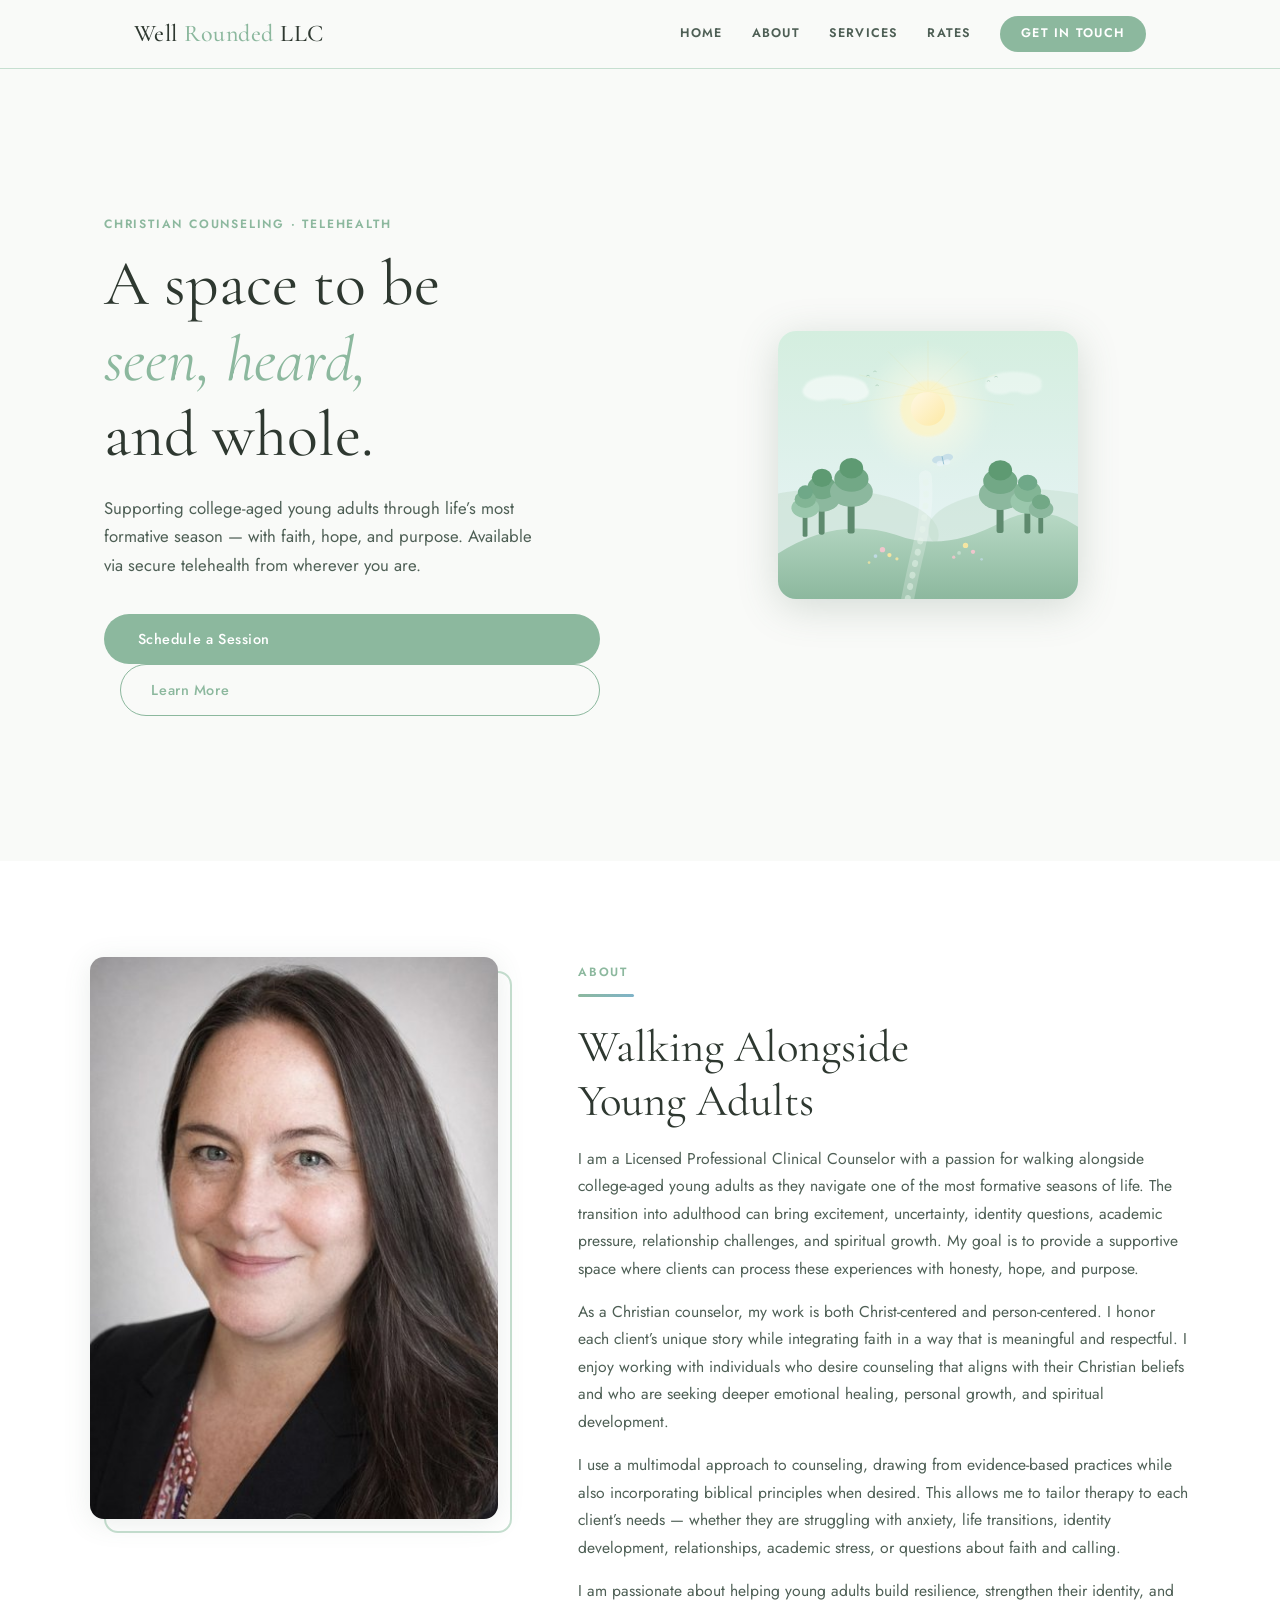
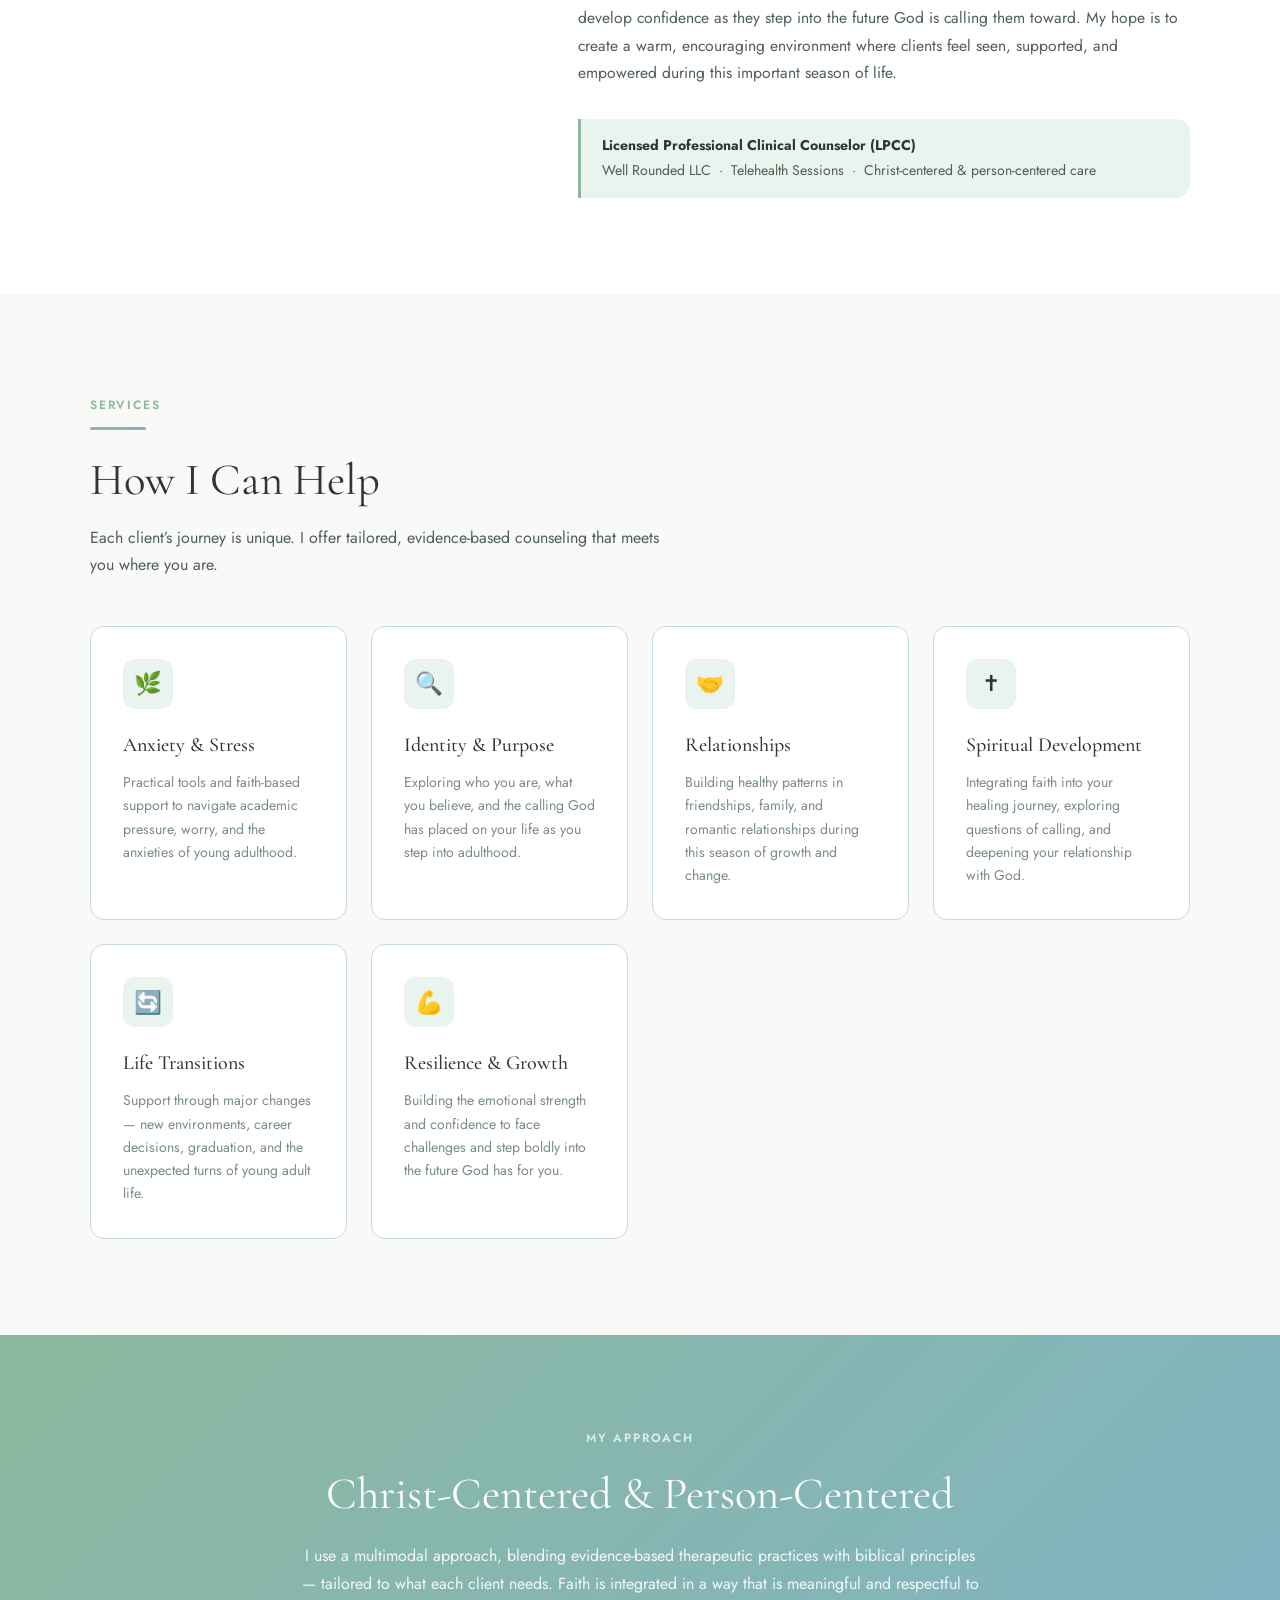
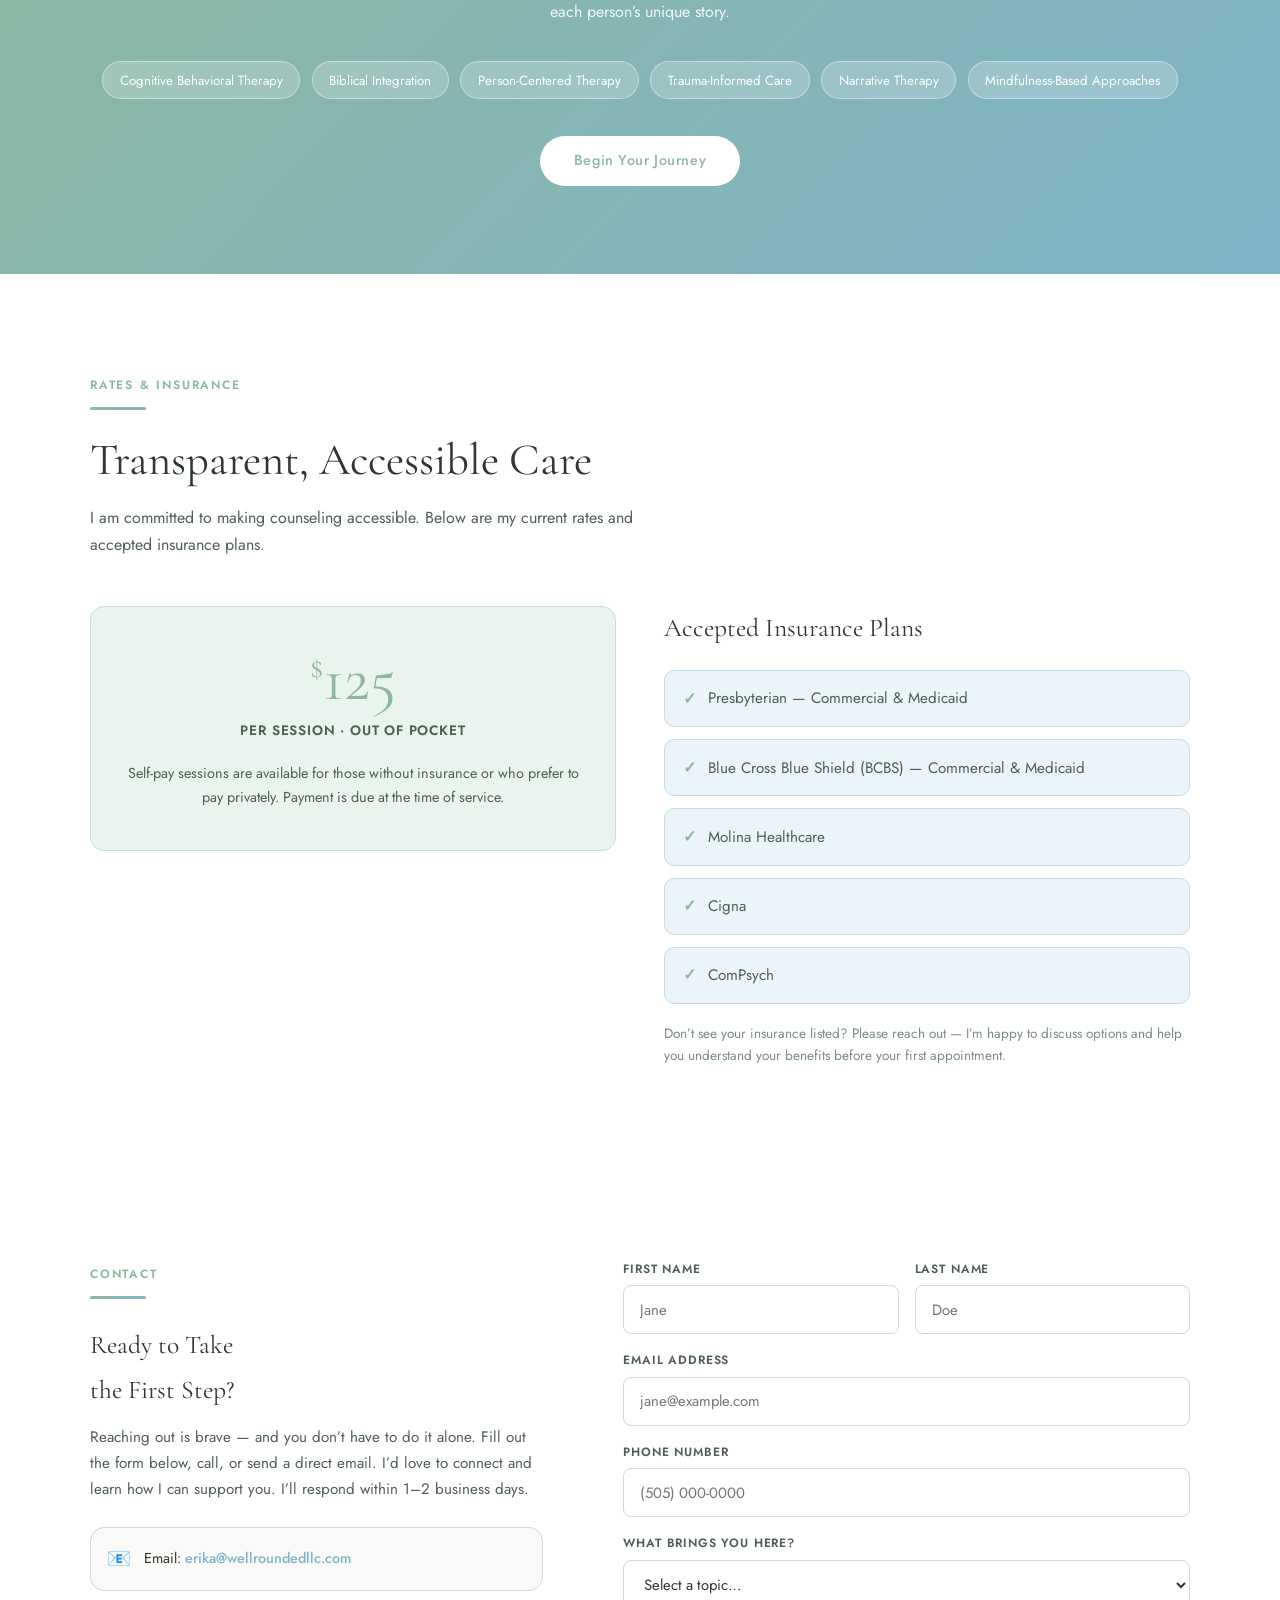
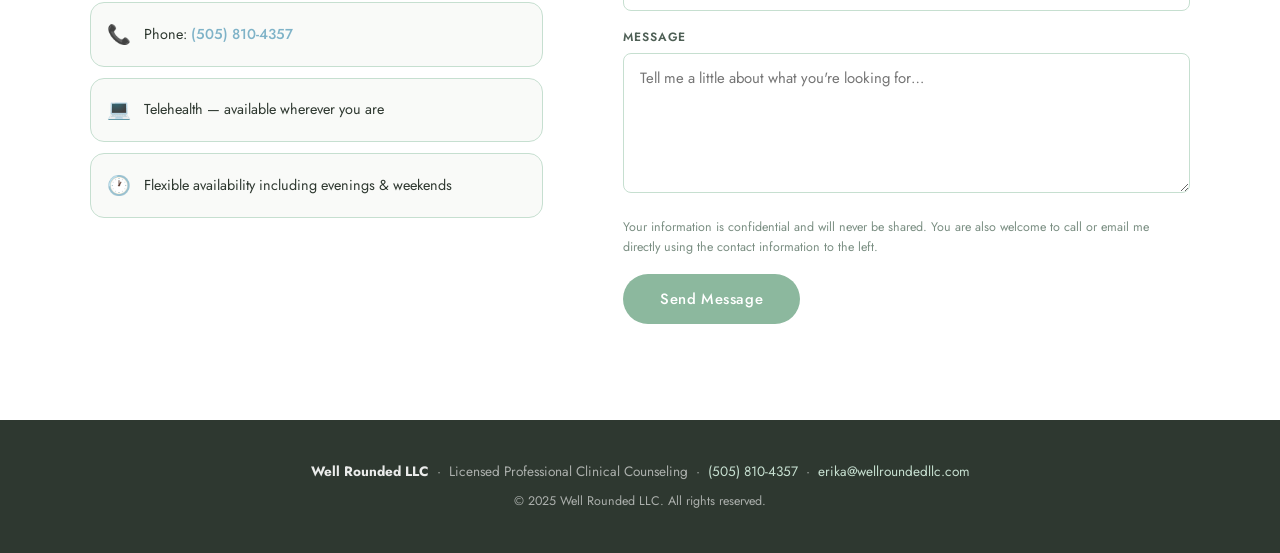
<file: index.html>
<!DOCTYPE html>
<html lang="en">
<head>
  <meta charset="UTF-8"/>
  <meta name="viewport" content="width=device-width, initial-scale=1.0"/>
  <title>Well Rounded LLC – Christian Counseling for Young Adults</title>
  <meta name="description" content="Well Rounded LLC offers Christ-centered, person-centered telehealth counseling for college-aged young adults in New Mexico."/>
  <link rel="preconnect" href="https://fonts.googleapis.com"/>
  <link rel="preconnect" href="https://fonts.gstatic.com" crossorigin/>
  <link href="https://fonts.googleapis.com/css2?family=Cormorant+Garamond:ital,wght@0,300;0,400;0,500;0,600;1,300;1,400&family=Jost:wght@300;400;500;600&display=swap" rel="stylesheet"/>
  <link rel="stylesheet" href="style.css"/>
</head>
<body>

<!-- NAVIGATION -->
<header>
  <nav>
    <div class="logo">Well <span>Rounded</span> LLC</div>
    <div class="nav-links" id="nav">
      <a href="#home">Home</a>
      <a href="#about">About</a>
      <a href="#services">Services</a>
      <a href="#rates">Rates</a>
      <a href="#contact" class="nav-cta">Get in Touch</a>
    </div>
    <div class="hamburger" id="hbg"><span></span><span></span><span></span></div>
  </nav>
</header>

<!-- HERO -->
<section id="home">
  <div class="hero-text fi">
    <span class="eyebrow">Christian Counseling &middot; Telehealth</span>
    <h1>A space to be<br><em>seen, heard,</em><br>and whole.</h1>
    <p class="hero-tagline">Supporting college-aged young adults through life&rsquo;s most formative season &mdash; with faith, hope, and purpose. Available via secure telehealth from wherever you are.</p>
    <a href="#contact" class="btn-primary">Schedule a Session</a>
    <a href="#about" class="btn-outline">Learn More</a>
  </div>
  <div class="hero-visual fi">
    <img src="hero.svg" alt="A peaceful nature illustration representing the journey toward healing"/>
  </div>
</section>

<!-- ABOUT -->
<section id="about" class="section-wrap">
  <div class="inner">
    <div class="about-grid">
      <div class="about-photo fi">
        <img src="headshot.jpg" alt="Well Rounded LLC counselor"/>
      </div>
      <div class="about-body fi">
        <span class="eyebrow">About</span>
        <div class="divider"></div>
        <h2 class="section-title">Walking Alongside<br>Young Adults</h2>
        <p>I am a Licensed Professional Clinical Counselor with a passion for walking alongside college-aged young adults as they navigate one of the most formative seasons of life. The transition into adulthood can bring excitement, uncertainty, identity questions, academic pressure, relationship challenges, and spiritual growth. My goal is to provide a supportive space where clients can process these experiences with honesty, hope, and purpose.</p>
        <p>As a Christian counselor, my work is both Christ-centered and person-centered. I honor each client&rsquo;s unique story while integrating faith in a way that is meaningful and respectful. I enjoy working with individuals who desire counseling that aligns with their Christian beliefs and who are seeking deeper emotional healing, personal growth, and spiritual development.</p>
        <p>I use a multimodal approach to counseling, drawing from evidence-based practices while also incorporating biblical principles when desired. This allows me to tailor therapy to each client&rsquo;s needs &mdash; whether they are struggling with anxiety, life transitions, identity development, relationships, academic stress, or questions about faith and calling.</p>
        <p>I am passionate about helping young adults build resilience, strengthen their identity, and develop confidence as they step into the future God is calling them toward. My hope is to create a warm, encouraging environment where clients feel seen, supported, and empowered during this important season of life.</p>
        <div class="cred-box">
          <strong>Licensed Professional Clinical Counselor (LPCC)</strong>
          Well Rounded LLC &nbsp;&middot;&nbsp; Telehealth Sessions &nbsp;&middot;&nbsp; Christ-centered &amp; person-centered care
        </div>
      </div>
    </div>
  </div>
</section>

<!-- SERVICES -->
<section id="services" class="section-wrap">
  <div class="inner">
    <span class="eyebrow">Services</span>
    <div class="divider"></div>
    <h2 class="section-title">How I Can Help</h2>
    <p class="section-sub">Each client&rsquo;s journey is unique. I offer tailored, evidence-based counseling that meets you where you are.</p>
    <div class="cards">
      <div class="card fi">
        <div class="card-icon">🌿</div>
        <h3>Anxiety &amp; Stress</h3>
        <p>Practical tools and faith-based support to navigate academic pressure, worry, and the anxieties of young adulthood.</p>
      </div>
      <div class="card fi">
        <div class="card-icon">🔍</div>
        <h3>Identity &amp; Purpose</h3>
        <p>Exploring who you are, what you believe, and the calling God has placed on your life as you step into adulthood.</p>
      </div>
      <div class="card fi">
        <div class="card-icon">🤝</div>
        <h3>Relationships</h3>
        <p>Building healthy patterns in friendships, family, and romantic relationships during this season of growth and change.</p>
      </div>
      <div class="card fi">
        <div class="card-icon">✝</div>
        <h3>Spiritual Development</h3>
        <p>Integrating faith into your healing journey, exploring questions of calling, and deepening your relationship with God.</p>
      </div>
      <div class="card fi">
        <div class="card-icon">🔄</div>
        <h3>Life Transitions</h3>
        <p>Support through major changes &mdash; new environments, career decisions, graduation, and the unexpected turns of young adult life.</p>
      </div>
      <div class="card fi">
        <div class="card-icon">💪</div>
        <h3>Resilience &amp; Growth</h3>
        <p>Building the emotional strength and confidence to face challenges and step boldly into the future God has for you.</p>
      </div>
    </div>
  </div>
</section>

<!-- APPROACH BAND -->
<div class="approach">
  <span class="eyebrow">My Approach</span>
  <h2 class="section-title">Christ-Centered &amp; Person-Centered</h2>
  <p>I use a multimodal approach, blending evidence-based therapeutic practices with biblical principles &mdash; tailored to what each client needs. Faith is integrated in a way that is meaningful and respectful to each person&rsquo;s unique story.</p>
  <div class="pills">
    <span class="pill">Cognitive Behavioral Therapy</span>
    <span class="pill">Biblical Integration</span>
    <span class="pill">Person-Centered Therapy</span>
    <span class="pill">Trauma-Informed Care</span>
    <span class="pill">Narrative Therapy</span>
    <span class="pill">Mindfulness-Based Approaches</span>
  </div>
  <a href="#contact" class="btn-primary">Begin Your Journey</a>
</div>

<!-- RATES & INSURANCE -->
<section id="rates" class="section-wrap">
  <div class="inner">
    <span class="eyebrow">Rates &amp; Insurance</span>
    <div class="divider"></div>
    <h2 class="section-title">Transparent, Accessible Care</h2>
    <p class="section-sub">I am committed to making counseling accessible. Below are my current rates and accepted insurance plans.</p>
    <div class="rates-grid">
      <div class="fi">
        <div class="rate-box">
          <div class="amount"><sup>$</sup>125</div>
          <div class="label">Per Session &middot; Out of Pocket</div>
          <p class="note">Self-pay sessions are available for those without insurance or who prefer to pay privately. Payment is due at the time of service.</p>
        </div>
      </div>
      <div class="fi">
        <div class="insurance-box">
          <h3>Accepted Insurance Plans</h3>
          <ul class="insurance-list">
            <li>Presbyterian &mdash; Commercial &amp; Medicaid</li>
            <li>Blue Cross Blue Shield (BCBS) &mdash; Commercial &amp; Medicaid</li>
            <li>Molina Healthcare</li>
            <li>Cigna</li>
            <li>ComPsych</li>
          </ul>
          <p class="insurance-note">Don&rsquo;t see your insurance listed? Please reach out &mdash; I&rsquo;m happy to discuss options and help you understand your benefits before your first appointment.</p>
        </div>
      </div>
    </div>
  </div>
</section>

<!-- CONTACT -->
<section id="contact" class="section-wrap">
  <div class="inner">
    <div class="contact-grid">
      <div class="contact-info fi">
        <span class="eyebrow">Contact</span>
        <div class="divider"></div>
        <h3>Ready to Take<br>the First Step?</h3>
        <p>Reaching out is brave &mdash; and you don&rsquo;t have to do it alone. Fill out the form below, call, or send a direct email. I&rsquo;d love to connect and learn how I can support you. I&rsquo;ll respond within 1&ndash;2 business days.</p>
        <div class="detail"><span class="ico">📧</span><span>Email: <a href="mailto:erika@wellroundedllc.com">erika@wellroundedllc.com</a></span></div>
        <div class="detail"><span class="ico">📞</span><span>Phone: <a href="tel:+15058104357">(505) 810-4357</a></span></div>
        <div class="detail"><span class="ico">💻</span><span>Telehealth &mdash; available wherever you are</span></div>
        <div class="detail"><span class="ico">🕐</span><span>Flexible availability including evenings &amp; weekends</span></div>
      </div>
      <div class="fi">
        <form class="form" onsubmit="handleSubmit(event)">
          <div class="form-row">
            <div>
              <label for="fname">First Name</label>
              <input type="text" id="fname" placeholder="Jane" required/>
            </div>
            <div>
              <label for="lname">Last Name</label>
              <input type="text" id="lname" placeholder="Doe" required/>
            </div>
          </div>
          <div>
            <label for="femail">Email Address</label>
            <input type="email" id="femail" placeholder="jane@example.com" required/>
          </div>
          <div>
            <label for="fphone">Phone Number</label>
            <input type="tel" id="fphone" placeholder="(505) 000-0000"/>
          </div>
          <div>
            <label for="reason">What brings you here?</label>
            <select id="reason">
              <option value="">Select a topic&hellip;</option>
              <option>Anxiety &amp; Stress</option>
              <option>Identity &amp; Purpose</option>
              <option>Relationships</option>
              <option>Spiritual Development</option>
              <option>Life Transitions</option>
              <option>Rates &amp; Insurance Question</option>
              <option>General Inquiry</option>
            </select>
          </div>
          <div>
            <label for="msg">Message</label>
            <textarea id="msg" placeholder="Tell me a little about what you're looking for&hellip;"></textarea>
          </div>
          <p class="form-note">Your information is confidential and will never be shared. You are also welcome to call or email me directly using the contact information to the left.</p>
          <button type="submit" class="form-btn" id="submitBtn">Send Message</button>
          <p id="successMsg">&#10003; Message sent! I&rsquo;ll be in touch soon.</p>
        </form>
      </div>
    </div>
  </div>
</section>

<!-- FOOTER -->
<footer>
  <p><strong>Well Rounded LLC</strong> &nbsp;&middot;&nbsp; Licensed Professional Clinical Counseling &nbsp;&middot;&nbsp; <a href="tel:+15058104357">(505) 810-4357</a> &nbsp;&middot;&nbsp; <a href="mailto:erika@wellroundedllc.com">erika@wellroundedllc.com</a></p>
  <p class="footer-row">&copy; 2025 Well Rounded LLC. All rights reserved.</p>
</footer>

<script src="main.js"></script>
</body>
</html>
</file>
<file: style.css>
:root {
  --sage: #8cb89e;
  --sage-lt: #c6dfd0;
  --sage-pale: #eaf4ef;
  --sky: #7fb3c8;
  --sky-lt: #c2dce8;
  --sky-pale: #eaf4f9;
  --cream: #f9faf8;
  --white: #ffffff;
  --ink: #2e3830;
  --ink-mid: #4e5f55;
  --ink-lt: #7a8e82;
  --radius: 14px;
  --shadow: 0 4px 28px rgba(80,110,90,.12);
}

*, *::before, *::after { box-sizing: border-box; margin: 0; padding: 0; }
html { scroll-behavior: smooth; }
body { font-family: 'Jost', sans-serif; background: var(--cream); color: var(--ink); line-height: 1.75; }
img { max-width: 100%; display: block; }
a { color: inherit; text-decoration: none; }

/* ── NAVIGATION ── */
header { position: sticky; top: 0; z-index: 100; background: rgba(249,250,248,.96); backdrop-filter: blur(8px); border-bottom: 1px solid var(--sage-lt); }
nav { max-width: 1140px; margin: 0 auto; padding: 0 5%; display: flex; align-items: center; justify-content: space-between; height: 68px; }
.logo { font-family: 'Cormorant Garamond', serif; font-size: 1.5rem; font-weight: 500; letter-spacing: .02em; }
.logo span { color: var(--sage); }
.nav-links { display: flex; align-items: center; gap: 1.8rem; }
.nav-links a { font-size: .78rem; font-weight: 600; letter-spacing: .1em; text-transform: uppercase; color: var(--ink-mid); transition: color .2s; }
.nav-links a:hover { color: var(--sage); }
.nav-cta { background: var(--sage) !important; color: var(--white) !important; padding: .45rem 1.3rem; border-radius: 100px; }
.nav-cta:hover { background: #6fa485 !important; }
.hamburger { display: none; flex-direction: column; gap: 5px; cursor: pointer; padding: 4px; }
.hamburger span { display: block; width: 24px; height: 2px; background: var(--ink); border-radius: 2px; transition: .3s; }

/* ── BUTTONS ── */
.btn-primary { display: inline-block; background: var(--sage); color: var(--white); padding: .78rem 2.1rem; border-radius: 100px; font-size: .9rem; font-weight: 500; letter-spacing: .04em; transition: background .2s, transform .15s; }
.btn-primary:hover { background: #6fa485; transform: translateY(-2px); }
.btn-outline { display: inline-block; border: 1.5px solid var(--sage); color: var(--sage); padding: .76rem 1.9rem; border-radius: 100px; font-size: .9rem; font-weight: 500; letter-spacing: .04em; margin-left: 1rem; transition: all .2s; }
.btn-outline:hover { background: var(--sage); color: var(--white); }

/* ── SECTION HELPERS ── */
.section-wrap { padding: 6rem 5%; }
.inner { max-width: 1100px; margin: 0 auto; }
.eyebrow { display: inline-block; font-size: .75rem; font-weight: 600; letter-spacing: .15em; text-transform: uppercase; color: var(--sage); margin-bottom: .7rem; }
.section-title { font-family: 'Cormorant Garamond', serif; font-size: clamp(2rem, 3.5vw, 2.9rem); font-weight: 400; line-height: 1.2; color: var(--ink); margin-bottom: 1rem; }
.section-sub { font-size: 1rem; color: var(--ink-mid); max-width: 580px; margin-bottom: 3rem; line-height: 1.7; }
.divider { width: 56px; height: 3px; background: linear-gradient(90deg, var(--sage), var(--sky)); border-radius: 2px; margin-bottom: 1.5rem; }

/* ── HERO ── */
#home { max-width: 1200px; margin: 0 auto; padding: 5rem 5%; display: grid; grid-template-columns: 1fr 1fr; align-items: center; gap: 5rem; min-height: 88vh; }
.hero-text { display: flex; flex-direction: column; justify-content: center; }
.hero-text h1 { font-family: 'Cormorant Garamond', serif; font-size: clamp(2.8rem, 5vw, 4.2rem); font-weight: 400; line-height: 1.18; color: var(--ink); margin-bottom: 1.3rem; }
.hero-text h1 em { font-style: italic; color: var(--sage); }
.hero-tagline { font-size: 1.05rem; color: var(--ink-mid); max-width: 440px; margin-bottom: 2.2rem; line-height: 1.7; }
.hero-visual { position: relative; max-width: 460px; margin: 0 auto; border-radius: 18px; overflow: hidden; box-shadow: 0 8px 40px rgba(80,110,90,.22); }
.hero-visual::before { display: none; }
.hero-visual::after { display: none; }
.hero-visual img { width: 100%; display: block; object-fit: cover; }

/* ── ABOUT ── */
#about { background: var(--white); }
.about-grid { display: grid; grid-template-columns: 1fr 1.5fr; gap: 5rem; align-items: start; }
.about-photo { position: relative; }
.about-photo::after { content: ''; position: absolute; bottom: -14px; left: 14px; right: -14px; top: 14px; border: 2px solid var(--sage-lt); border-radius: var(--radius); z-index: 0; }
.about-photo img { position: relative; z-index: 1; border-radius: var(--radius); width: 100%; box-shadow: var(--shadow); }
.about-body p { color: var(--ink-mid); font-size: .98rem; margin-bottom: 1rem; }
.cred-box { margin-top: 2rem; padding: 1rem 1.3rem; background: var(--sage-pale); border-left: 3px solid var(--sage); border-radius: 0 var(--radius) var(--radius) 0; font-size: .88rem; color: var(--ink-mid); line-height: 1.55; }
.cred-box strong { color: var(--ink); display: block; margin-bottom: .2rem; }

/* ── SERVICES ── */
#services { background: var(--cream); }
.cards { display: grid; grid-template-columns: repeat(auto-fit, minmax(255px, 1fr)); gap: 1.5rem; }
.card { background: var(--white); border-radius: var(--radius); padding: 2rem; border: 1px solid var(--sage-lt); transition: box-shadow .25s, transform .2s; }
.card:hover { box-shadow: var(--shadow); transform: translateY(-3px); }
.card-icon { width: 50px; height: 50px; background: var(--sage-pale); border-radius: 12px; display: flex; align-items: center; justify-content: center; font-size: 1.4rem; margin-bottom: 1.2rem; }
.card h3 { font-family: 'Cormorant Garamond', serif; font-size: 1.25rem; font-weight: 500; color: var(--ink); margin-bottom: .5rem; }
.card p { font-size: .88rem; color: var(--ink-lt); line-height: 1.65; }

/* ── APPROACH BAND ── */
.approach { background: linear-gradient(135deg, var(--sage) 0%, var(--sky) 100%); padding: 5.5rem 5%; text-align: center; color: var(--white); }
.approach .eyebrow { color: rgba(255,255,255,.75); }
.approach .section-title { color: var(--white); max-width: 700px; margin: .5rem auto 1.3rem; }
.approach > p { max-width: 680px; margin: 0 auto 2.2rem; color: rgba(255,255,255,.9); font-size: 1rem; }
.pills { display: flex; flex-wrap: wrap; justify-content: center; gap: .7rem; margin-bottom: 2.3rem; }
.pill { background: rgba(255,255,255,.2); border: 1px solid rgba(255,255,255,.4); border-radius: 100px; padding: .38rem 1.05rem; font-size: .83rem; color: var(--white); }
.approach .btn-primary { background: var(--white); color: var(--sage); }
.approach .btn-primary:hover { background: var(--cream); }

/* ── RATES ── */
#rates { background: var(--white); }
.rates-grid { display: grid; grid-template-columns: 1fr 1fr; gap: 3rem; align-items: start; }
.rate-box { background: var(--sage-pale); border-radius: var(--radius); padding: 2.5rem 2rem; border: 1px solid var(--sage-lt); text-align: center; }
.rate-box .amount { font-family: 'Cormorant Garamond', serif; font-size: 4rem; font-weight: 400; color: var(--sage); line-height: 1; }
.rate-box .amount sup { font-size: 2rem; vertical-align: super; }
.rate-box .label { font-size: .85rem; color: var(--ink-mid); margin-top: .5rem; font-weight: 600; letter-spacing: .06em; text-transform: uppercase; }
.rate-box .note { margin-top: 1.2rem; font-size: .9rem; color: var(--ink-mid); line-height: 1.65; }
.insurance-box h3 { font-family: 'Cormorant Garamond', serif; font-size: 1.6rem; font-weight: 400; color: var(--ink); margin-bottom: 1.2rem; }
.insurance-list { list-style: none; display: flex; flex-direction: column; gap: .75rem; }
.insurance-list li { display: flex; align-items: center; gap: .75rem; font-size: .95rem; color: var(--ink-mid); padding: .85rem 1.1rem; background: var(--sky-pale); border-radius: 10px; border: 1px solid var(--sky-lt); }
.insurance-list li::before { content: '✓'; color: var(--sage); font-weight: 700; font-size: 1rem; flex-shrink: 0; }
.insurance-note { margin-top: 1.2rem; font-size: .85rem; color: var(--ink-lt); line-height: 1.6; }

/* ── CONTACT ── */
#contact { background: var(--white); }
.contact-grid { display: grid; grid-template-columns: 1fr 1.25fr; gap: 5rem; align-items: start; }
.contact-info h3 { font-family: 'Cormorant Garamond', serif; font-size: 1.6rem; font-weight: 400; color: var(--ink); margin-bottom: .8rem; }
.contact-info > p { color: var(--ink-mid); font-size: .95rem; margin-bottom: 1.5rem; line-height: 1.7; }
.detail { display: flex; align-items: center; gap: .8rem; padding: .9rem 1rem; background: var(--cream); border-radius: var(--radius); margin-bottom: .7rem; font-size: .9rem; border: 1px solid var(--sage-lt); }
.detail .ico { font-size: 1.2rem; flex-shrink: 0; }
.detail a { color: var(--sky); font-weight: 500; }
.detail a:hover { text-decoration: underline; }
.form { display: flex; flex-direction: column; gap: 1rem; }
.form-row { display: grid; grid-template-columns: 1fr 1fr; gap: 1rem; }
.form label { font-size: .75rem; font-weight: 600; letter-spacing: .07em; text-transform: uppercase; color: var(--ink-mid); display: block; margin-bottom: .35rem; }
.form input, .form textarea, .form select { width: 100%; padding: .78rem 1rem; border: 1.5px solid var(--sage-lt); border-radius: 8px; font-family: 'Jost', sans-serif; font-size: .93rem; color: var(--ink); background: var(--white); outline: none; transition: border-color .2s, box-shadow .2s; }
.form input:focus, .form textarea:focus, .form select:focus { border-color: var(--sage); box-shadow: 0 0 0 3px rgba(140,184,158,.18); }
.form textarea { min-height: 140px; resize: vertical; }
.form-note { font-size: .78rem; color: var(--ink-lt); line-height: 1.6; }
.form-btn { border: none; cursor: pointer; background: var(--sage); color: var(--white); padding: .85rem 2.3rem; border-radius: 100px; font-family: 'Jost', sans-serif; font-size: .93rem; font-weight: 500; letter-spacing: .04em; transition: background .2s, transform .15s; align-self: flex-start; }
.form-btn:hover { background: #6fa485; transform: translateY(-1px); }
#successMsg { color: var(--sage); font-weight: 500; margin-top: .5rem; display: none; }

/* ── FOOTER ── */
footer { background: var(--ink); color: rgba(255,255,255,.6); text-align: center; padding: 2.5rem 5%; font-size: .85rem; }
footer strong { color: rgba(255,255,255,.9); }
footer a { color: var(--sage-lt); }
footer a:hover { text-decoration: underline; }
.footer-row { margin-top: .5rem; font-size: .78rem; }
.footer-photo-credit { margin-top: .5rem; font-size: .75rem; color: rgba(255,255,255,.35); }
.footer-photo-credit a { color: rgba(255,255,255,.45); }

/* ── FADE IN ── */
.fi { opacity: 0; transform: translateY(22px); transition: opacity .6s ease, transform .6s ease; }
.fi.vis { opacity: 1; transform: none; }

/* ── RESPONSIVE ── */
@media (max-width: 980px) {
  #home { grid-template-columns: 1fr; text-align: center; gap: 3rem; min-height: auto; padding-top: 3.5rem; }
  .hero-visual { max-width: 380px; }
  .hero-tagline { margin: 0 auto 2rem; }
  .about-grid { grid-template-columns: 1fr; gap: 2.5rem; }
  .about-photo { max-width: 320px; }
  .rates-grid { grid-template-columns: 1fr; gap: 2rem; }
  .portal-cards-wrap { grid-template-columns: 1fr; }
  .contact-grid { grid-template-columns: 1fr; gap: 3rem; }
  .form-row { grid-template-columns: 1fr; }
}
@media (max-width: 680px) {
  .nav-links { display: none; position: absolute; top: 68px; left: 0; right: 0; flex-direction: column; background: var(--white); padding: 1.5rem 5%; gap: 1.3rem; border-bottom: 1px solid var(--sage-lt); }
  .nav-links.open { display: flex; }
  .hamburger { display: flex; }
}
</file>
